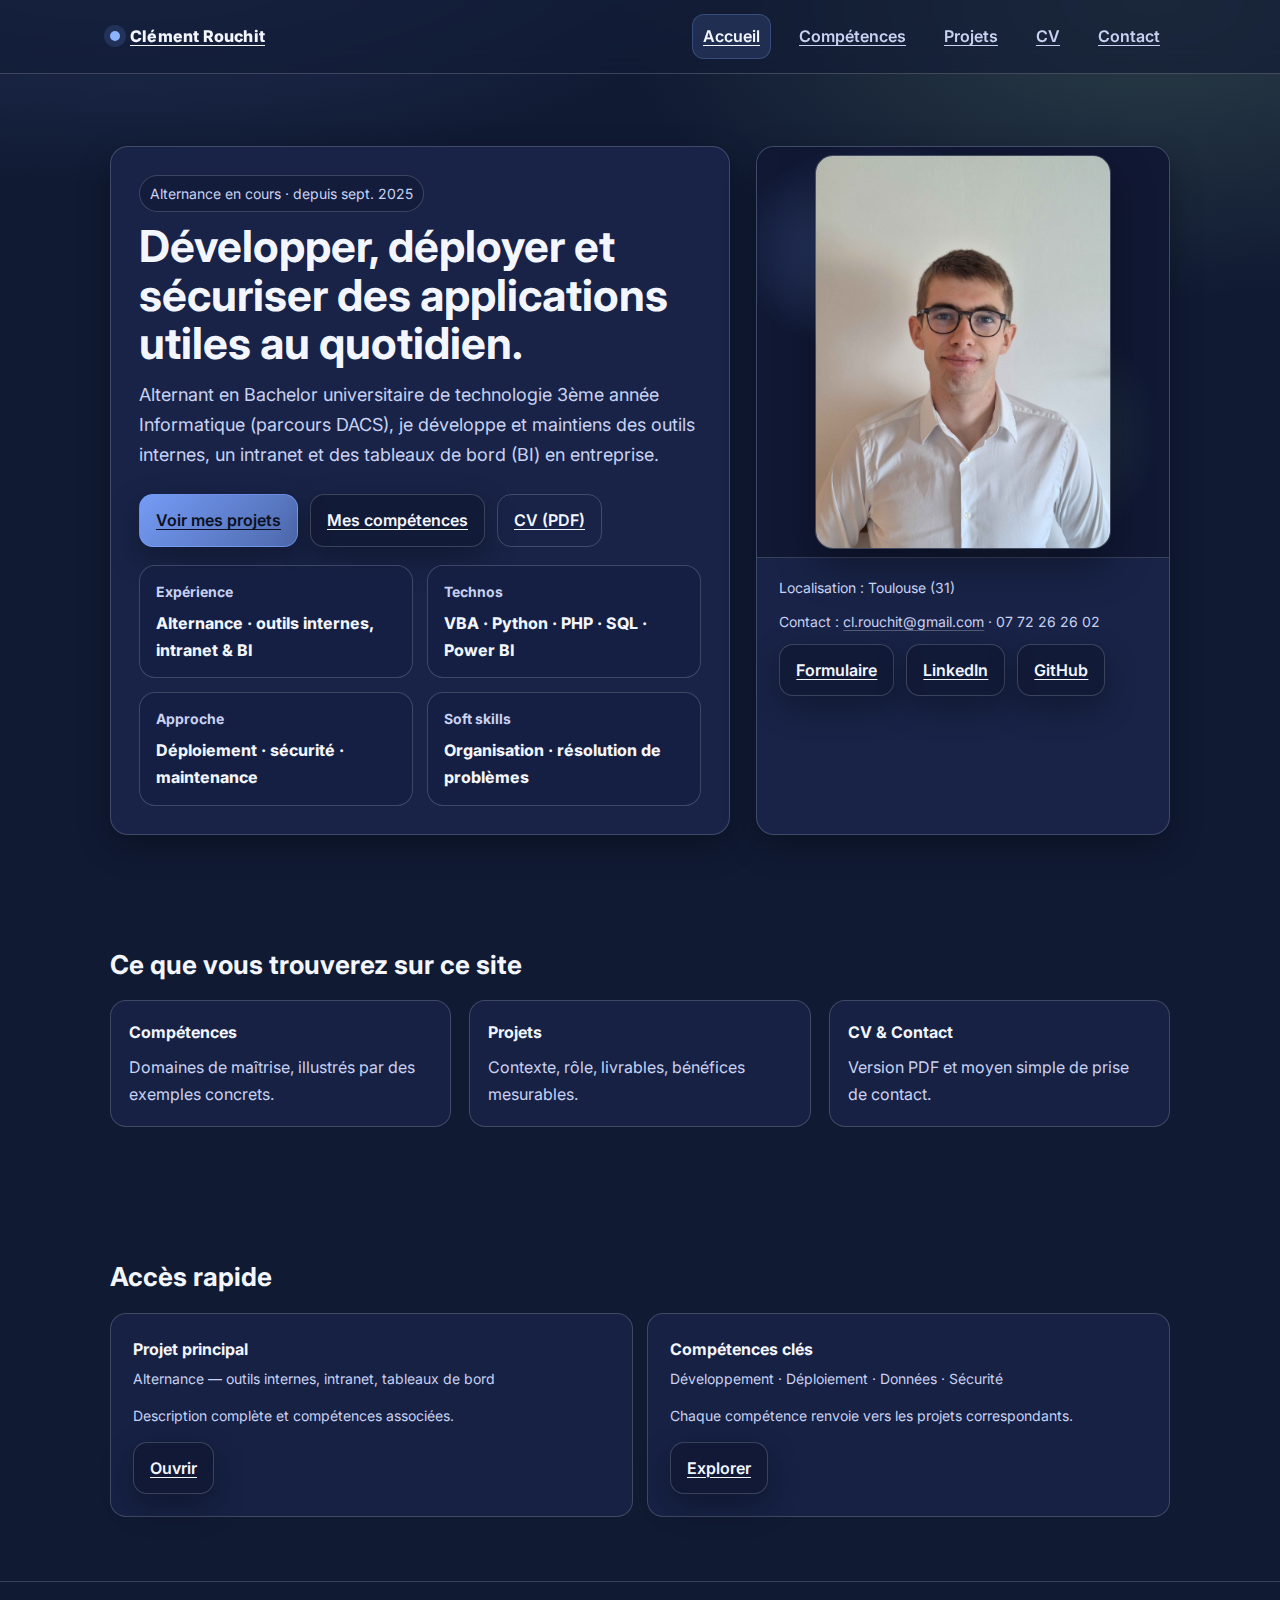
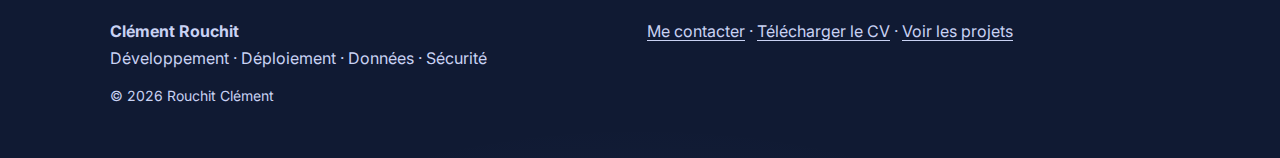
<file: index.html>
<!doctype html>
<html lang="fr">

<head>
  <meta charset="utf-8" />
  <meta name="viewport" content="width=device-width, initial-scale=1" />
  <title>Portfolio – Clément Rouchit</title>
  <meta name="description"
    content="Portfolio et CV en ligne de Clément Rouchit : compétences, projets, expériences et contact." />
  <link rel="preconnect" href="https://fonts.googleapis.com">
  <link rel="preconnect" href="https://fonts.gstatic.com" crossorigin>
  <link href="https://fonts.googleapis.com/css2?family=Inter:wght@400;600;700;800&display=swap" rel="stylesheet">
  <link rel="stylesheet" href="assets/css/style.css" />
</head>

<body>
  <a class="skip-link" href="#contenu">Aller au contenu</a>

  <header class="header">
    <div class="container">
      <nav class="nav" aria-label="Navigation principale">
        <a class="brand" href="index.html">
          <span class="dot" aria-hidden="true"></span>
          <span>Clément Rouchit</span>
        </a>

        <button class="menu-btn" type="button" data-menu-btn aria-expanded="false" aria-controls="menu">
          Menu
        </button>

        <div class="navlinks" id="menu" data-navlinks>
          <a href="index.html" aria-current="page">Accueil</a>
          <a href="competences.html">Compétences</a>
          <a href="projets.html">Projets</a>
          <a href="cv.html">CV</a>
          <a href="contact.html">Contact</a>
        </div>
      </nav>
    </div>
  </header>

  <main id="contenu">

    <section class="hero">
      <div class="container">
        <div class="hero-grid">
          <div class="card pad">
            <span class="badge">Alternance en cours · depuis sept. 2025</span>
            <h1 class="h1">Développer, déployer et sécuriser des applications utiles au quotidien.</h1>
            <p class="lead">
              Alternant en Bachelor universitaire de technologie 3ème année Informatique (parcours DACS), je développe
              et maintiens des outils internes, un intranet et des tableaux de bord (BI) en entreprise.
            </p>
            <div class="quicklinks">
              <a class="btn primary" href="projets.html">Voir mes projets</a>
              <a class="btn" href="competences.html">Mes compétences</a>
              <a class="btn ghost" href="cv.html">CV (PDF)</a>
            </div>

            <div class="kpis" aria-label="Aperçu">
              <div class="kpi">
                <strong>Expérience</strong>
                <span>Alternance · outils internes, intranet & BI</span>
              </div>
              <div class="kpi">
                <strong>Technos</strong>
                <span>VBA · Python · PHP · SQL · Power BI</span>
              </div>
              <div class="kpi">
                <strong>Approche</strong>
                <span>Déploiement · sécurité · maintenance</span>
              </div>
              <div class="kpi">
                <strong>Soft skills</strong>
                <span>Organisation · résolution de problèmes</span>
              </div>
            </div>
          </div>

          <div class="card">
            <div class="avatar">
              <img src="assets/img/Photo_CV.jpg" alt="Photo de Clément Rouchit" loading="lazy">
            </div>
            <div class="card-foot">
              <p class="hint" style="margin:0 0 10px">Localisation : Toulouse (31)</p>
              <p class="hint" style="margin:0 0 10px">
                Contact : <a href="mailto:cl.rouchit@gmail.com">cl.rouchit@gmail.com</a> · 07 72 26 26 02
              </p>
              <div class="quicklinks">
                <a class="btn" href="contact.html">Formulaire</a>
                <a class="btn" href="www.linkedin.com/in/clément-rouchit" target="_blank" rel="noreferrer">LinkedIn</a>
                <a class="btn" href="https://github.com/" target="_blank" rel="noreferrer">GitHub</a>
              </div>
            </div>
          </div>

        </div>
      </div>
    </section>

    <section class="section">
      <div class="container">
        <h2>Ce que vous trouverez sur ce site</h2>
        <div class="grid-3">
          <div class="pill">
            <h3>Compétences</h3>
            <p>Domaines de maîtrise, illustrés par des exemples concrets.</p>
          </div>
          <div class="pill">
            <h3>Projets</h3>
            <p>Contexte, rôle, livrables, bénéfices mesurables.</p>
          </div>
          <div class="pill">
            <h3>CV & Contact</h3>
            <p>Version PDF et moyen simple de prise de contact.</p>
          </div>
        </div>
      </div>
    </section>

    <section class="section">
      <div class="container">
        <h2>Accès rapide</h2>
        <div class="split">
          <div class="item">
            <strong>Projet principal</strong>
            <div class="meta">Alternance — outils internes, intranet, tableaux de bord</div>
            <p class="hint">Description complète et compétences associées.</p>
            <a class="btn" href="projets.html#stage-energie-services">Ouvrir</a>
          </div>
          <div class="item">
            <strong>Compétences clés</strong>
            <div class="meta">Développement · Déploiement · Données · Sécurité</div>
            <p class="hint">Chaque compétence renvoie vers les projets correspondants.</p>
            <a class="btn" href="competences.html#competences">Explorer</a>
          </div>
        </div>
      </div>
    </section>

  </main>

  <footer class="footer">
    <div class="container">
      <div class="split">
        <div>
          <strong>Clément Rouchit</strong><br>
          Développement · Déploiement · Données · Sécurité
        </div>
        <div>
          <a href="contact.html">Me contacter</a> ·
          <a href="cv.html">Télécharger le CV</a> ·
          <a href="projets.html">Voir les projets</a>
        </div>
      </div>
      <p class="hint" style="margin-top:12px">© <span id="year"></span> Rouchit Clément </p>
    </div>
  </footer>

  <script src="assets/js/main.js" defer></script>
  <script>
    document.getElementById('year').textContent = new Date().getFullYear();
  </script>
</body>

</html>
</file>
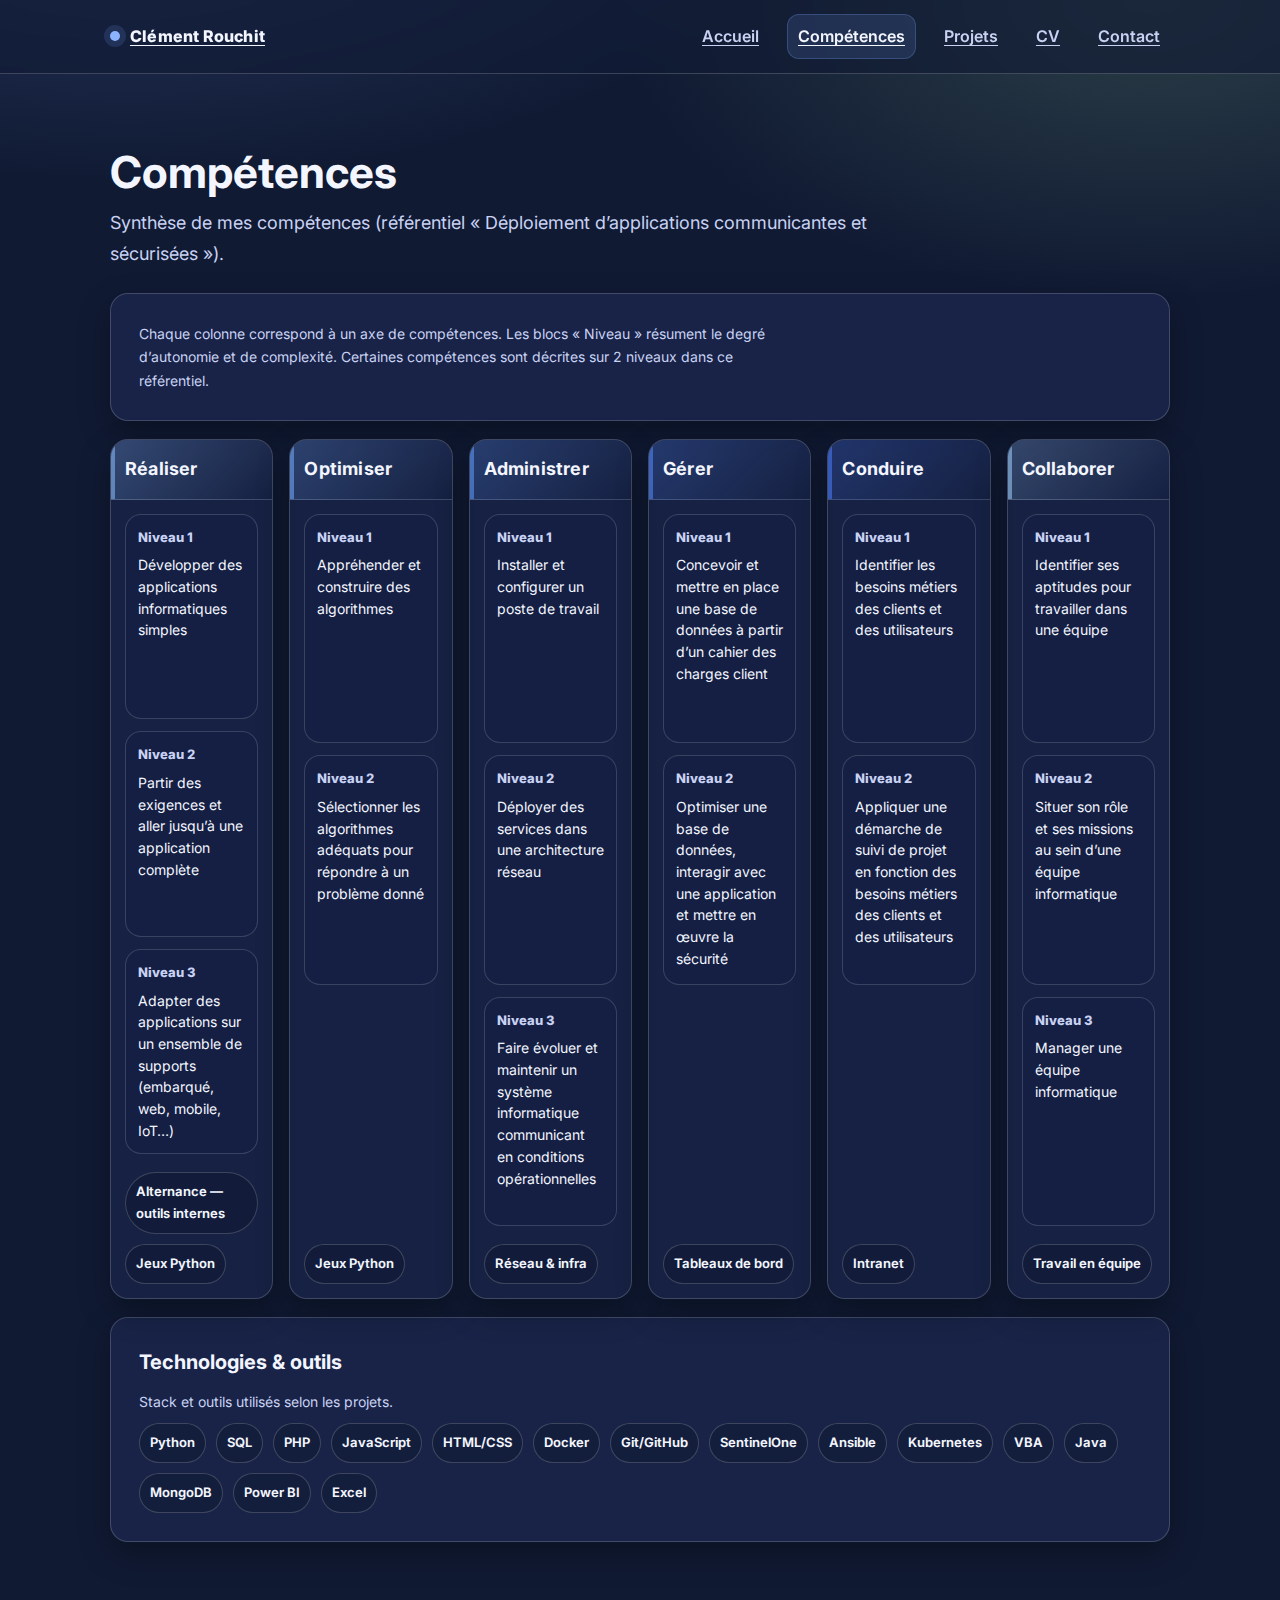
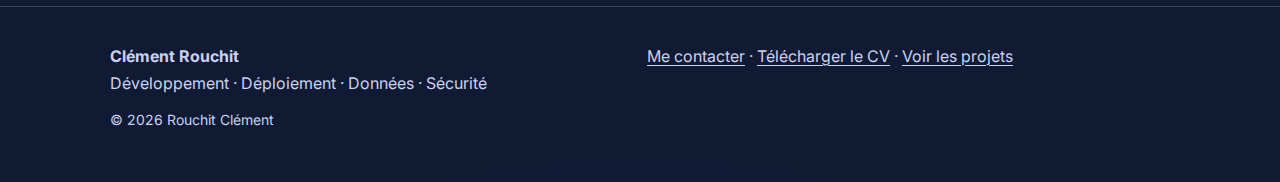
<file: competences.html>
<!doctype html>
<html lang="fr">

<head>
  <meta charset="utf-8" />
  <meta name="viewport" content="width=device-width, initial-scale=1" />
  <title>Compétences – Clément Rouchit</title>
  <meta name="description"
    content="Portfolio et CV en ligne de Clément Rouchit : compétences, projets, expériences et contact." />
  <link rel="preconnect" href="https://fonts.googleapis.com">
  <link rel="preconnect" href="https://fonts.gstatic.com" crossorigin>
  <link href="https://fonts.googleapis.com/css2?family=Inter:wght@400;600;700;800&display=swap" rel="stylesheet">
  <link rel="stylesheet" href="assets/css/style.css" />
</head>

<body>
  <a class="skip-link" href="#contenu">Aller au contenu</a>

  <header class="header">
    <div class="container">
      <nav class="nav" aria-label="Navigation principale">
        <a class="brand" href="index.html">
          <span class="dot" aria-hidden="true"></span>
          <span>Clément Rouchit</span>
        </a>

        <button class="menu-btn" type="button" data-menu-btn aria-expanded="false" aria-controls="menu">
          Menu
        </button>

        <div class="navlinks" id="menu" data-navlinks>
          <a href="index.html">Accueil</a>
          <a href="competences.html" aria-current="page">Compétences</a>
          <a href="projets.html">Projets</a>
          <a href="cv.html">CV</a>
          <a href="contact.html">Contact</a>
        </div>
      </nav>
    </div>
  </header>

  <main id="contenu">
    <section class="section">
      <div class="container">
        <h1 class="h1" style="margin-top:10px">Compétences</h1>
        <p class="lead">
          Synthèse de mes compétences (référentiel « Déploiement d’applications communicantes et sécurisées »).
        </p>

        <div class="card pad" style="margin-bottom:18px">
          <p class="hint" style="margin:0">
            Chaque colonne correspond à un axe de compétences. Les blocs « Niveau » résument le degré d’autonomie et de
            complexité.
            Certaines compétences sont décrites sur 2 niveaux dans ce référentiel.
          </p>
        </div>

        <!-- ✅ id ajouté pour que index.html#competences fonctionne -->
        <div class="competences-grid" id="competences" aria-label="Niveaux de développement des compétences">
          <!-- Réaliser -->
          <article class="comp-col" id="realiser">
            <header class="comp-head comp-realiser">
              <h2>Réaliser</h2>
            </header>
            <div class="comp-body">
              <div class="level">
                <div class="lvl">Niveau 1</div>
                <p>Développer des applications informatiques simples</p>
              </div>
              <div class="level">
                <div class="lvl">Niveau 2</div>
                <p>Partir des exigences et aller jusqu’à une application complète</p>
              </div>
              <div class="level">
                <div class="lvl">Niveau 3</div>
                <p>Adapter des applications sur un ensemble de supports (embarqué, web, mobile, IoT…)</p>
              </div>
              <div class="chips">
                <a class="chip" href="projets.html#stage-energie-services">Alternance — outils internes</a>
                <a class="chip" href="projets.html#projet-python-jeux">Jeux Python</a>
              </div>
            </div>
          </article>

          <!-- Optimiser -->
          <article class="comp-col" id="optimiser">
            <header class="comp-head comp-optimiser">
              <h2>Optimiser</h2>
            </header>
            <div class="comp-body">
              <div class="level">
                <div class="lvl">Niveau 1</div>
                <p>Appréhender et construire des algorithmes</p>
              </div>
              <div class="level">
                <div class="lvl">Niveau 2</div>
                <p>Sélectionner les algorithmes adéquats pour répondre à un problème donné</p>
              </div>
              <div class="chips">
                <a class="chip" href="projets.html#projet-python-jeux">Jeux Python</a>
              </div>
            </div>
          </article>

          <!-- Administrer -->
          <article class="comp-col" id="administrer">
            <header class="comp-head comp-administrer">
              <h2>Administrer</h2>
            </header>
            <div class="comp-body">
              <div class="level">
                <div class="lvl">Niveau 1</div>
                <p>Installer et configurer un poste de travail</p>
              </div>
              <div class="level">
                <div class="lvl">Niveau 2</div>
                <p>Déployer des services dans une architecture réseau</p>
              </div>
              <div class="level">
                <div class="lvl">Niveau 3</div>
                <p>Faire évoluer et maintenir un système informatique communicant en conditions opérationnelles</p>
              </div>
              <div class="chips">
                <a class="chip" href="projets.html#projet-reseau-infra">Réseau & infra</a>
              </div>
            </div>
          </article>

          <!-- Gérer -->
          <article class="comp-col" id="gerer">
            <header class="comp-head comp-gerer">
              <h2>Gérer</h2>
            </header>
            <div class="comp-body">
              <div class="level">
                <div class="lvl">Niveau 1</div>
                <p>Concevoir et mettre en place une base de données à partir d’un cahier des charges client</p>
              </div>
              <div class="level">
                <div class="lvl">Niveau 2</div>
                <p>Optimiser une base de données, interagir avec une application et mettre en œuvre la sécurité</p>
              </div>
              <div class="chips">
                <a class="chip" href="projets.html#stage-energie-services">Tableaux de bord</a>
              </div>
            </div>
          </article>

          <!-- Conduire -->
          <article class="comp-col" id="conduire">
            <header class="comp-head comp-conduire">
              <h2>Conduire</h2>
            </header>
            <div class="comp-body">
              <div class="level">
                <div class="lvl">Niveau 1</div>
                <p>Identifier les besoins métiers des clients et des utilisateurs</p>
              </div>
              <div class="level">
                <div class="lvl">Niveau 2</div>
                <p>Appliquer une démarche de suivi de projet en fonction des besoins métiers des clients et des
                  utilisateurs</p>
              </div>
              <div class="chips">
                <a class="chip" href="projets.html#stage-energie-services">Intranet</a>
              </div>
            </div>
          </article>

          <!-- Collaborer -->
          <article class="comp-col" id="collaborer">
            <header class="comp-head comp-collaborer">
              <h2>Collaborer</h2>
            </header>
            <div class="comp-body">
              <div class="level">
                <div class="lvl">Niveau 1</div>
                <p>Identifier ses aptitudes pour travailler dans une équipe</p>
              </div>
              <div class="level">
                <div class="lvl">Niveau 2</div>
                <p>Situer son rôle et ses missions au sein d’une équipe informatique</p>
              </div>
              <div class="level">
                <div class="lvl">Niveau 3</div>
                <p>Manager une équipe informatique</p>
              </div>
              <div class="chips">
                <a class="chip" href="projets.html#stage-energie-services">Travail en équipe</a>
              </div>
            </div>
          </article>
        </div>

        <div class="card pad" style="margin-top:18px">
          <h2 style="margin:0 0 10px; font-size:20px">Technologies & outils</h2>
          <p class="hint" style="margin:0 0 10px">Stack et outils utilisés selon les projets.</p>
          <div class="chips" style="margin-top:8px">
            <!-- Déjà présent -->
            <span class="chip chip-static">Python</span>
            <span class="chip chip-static">SQL</span>
            <span class="chip chip-static">PHP</span>
            <span class="chip chip-static">JavaScript</span>
            <span class="chip chip-static">HTML/CSS</span>
            <span class="chip chip-static">Docker</span>
            <span class="chip chip-static">Git/GitHub</span>
            <span class="chip chip-static">SentinelOne</span>
            <span class="chip chip-static">Ansible</span>
            <span class="chip chip-static">Kubernetes</span>

            <!-- ✅ Ajouts basés sur ton CV -->
            <span class="chip chip-static">VBA</span>
            <span class="chip chip-static">Java</span>
            <span class="chip chip-static">MongoDB</span>
            <span class="chip chip-static">Power BI</span>
            <span class="chip chip-static">Excel</span>
          </div>
        </div>
      </div>
    </section>
  </main>

  <footer class="footer">
    <div class="container">
      <div class="split">
        <div>
          <strong>Clément Rouchit</strong><br>
          Développement · Déploiement · Données · Sécurité
        </div>
        <div>
          <a href="contact.html">Me contacter</a> ·
          <a href="cv.html">Télécharger le CV</a> ·
          <a href="projets.html">Voir les projets</a>
        </div>
      </div>
      <p class="hint" style="margin-top:12px">© <span id="year"></span> Rouchit Clément</p>
    </div>
  </footer>

  <script src="assets/js/main.js" defer></script>
  <script>
    document.getElementById('year').textContent = new Date().getFullYear();
  </script>
</body>

</html>
</file>
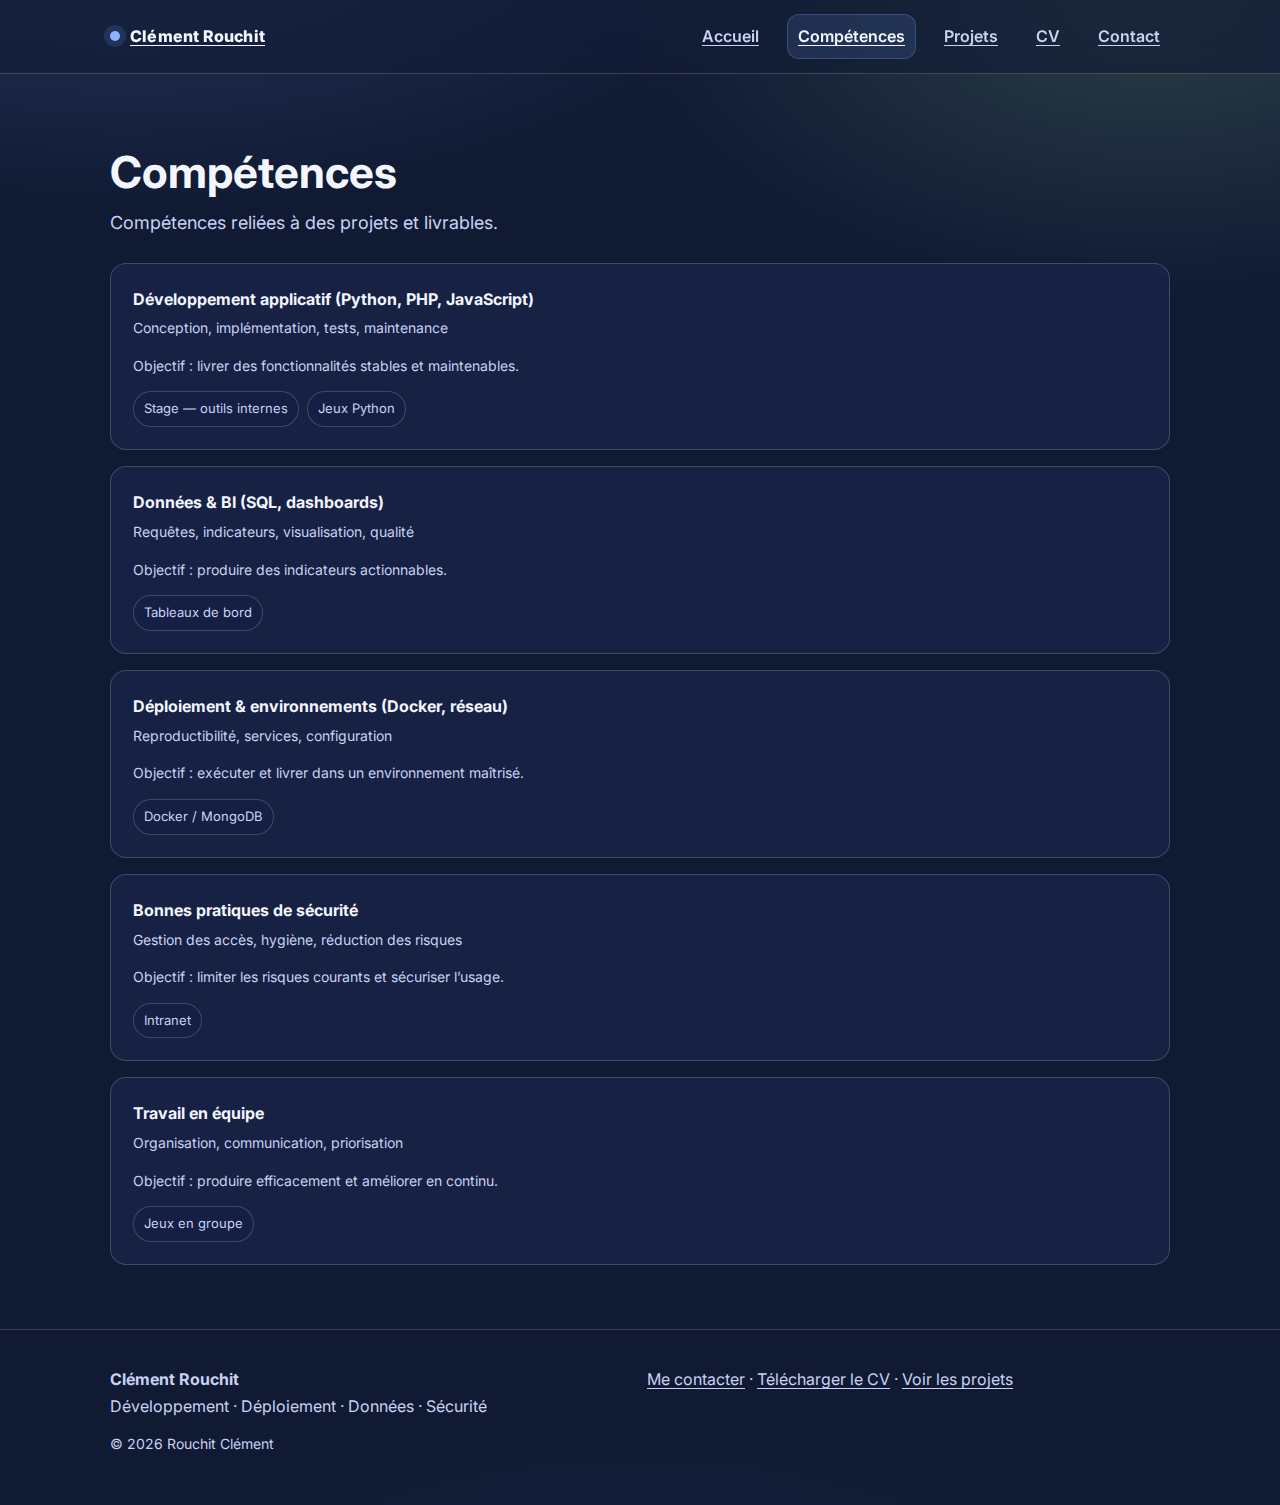
<file: contact.html>
<!doctype html>
<html lang="fr">
<head>
  <meta charset="utf-8" />
  <meta name="viewport" content="width=device-width, initial-scale=1" />
  <title>Compétences – Clément Rouchit</title>
  <meta name="description" content="Portfolio et CV en ligne de Clément Rouchit : compétences, projets, expériences et contact." />
  <link rel="preconnect" href="https://fonts.googleapis.com">
  <link rel="preconnect" href="https://fonts.gstatic.com" crossorigin>
  <link href="https://fonts.googleapis.com/css2?family=Inter:wght@400;600;700;800&display=swap" rel="stylesheet">
  <link rel="stylesheet" href="assets/css/style.css" />
</head>
<body>
<a class="skip-link" href="#contenu">Aller au contenu</a>

<header class="header">
  <div class="container">
    <nav class="nav" aria-label="Navigation principale">
      <a class="brand" href="index.html">
        <span class="dot" aria-hidden="true"></span>
        <span>Clément Rouchit</span>
      </a>

      <button class="menu-btn" type="button" data-menu-btn aria-expanded="false" aria-controls="menu">
        Menu
      </button>

      <div class="navlinks" id="menu" data-navlinks>
        <a href="index.html">Accueil</a>
        <a href="competences.html" aria-current="page">Compétences</a>
        <a href="projets.html">Projets</a>
        <a href="cv.html">CV</a>
        <a href="contact.html">Contact</a>
      </div>
    </nav>
  </div>
</header>

<main id="contenu">

<section class="section">
  <div class="container">
    <h1 class="h1" style="margin-top:10px">Compétences</h1>
    <p class="lead">Compétences reliées à des projets et livrables.</p>

    <div class="list" id="competences">
      <article class="item" id="dev">
        <strong>Développement applicatif (Python, PHP, JavaScript)</strong>
        <div class="meta">Conception, implémentation, tests, maintenance</div>
        <p class="hint">Objectif : livrer des fonctionnalités stables et maintenables.</p>
        <div class="tags">
          <span class="tag"><a href="projets.html#stage-energie-services">Stage — outils internes</a></span>
          <span class="tag"><a href="projets.html#projet-python-jeux">Jeux Python</a></span>
        </div>
      </article>

      <article class="item" id="data">
        <strong>Données & BI (SQL, dashboards)</strong>
        <div class="meta">Requêtes, indicateurs, visualisation, qualité</div>
        <p class="hint">Objectif : produire des indicateurs actionnables.</p>
        <div class="tags">
          <span class="tag"><a href="projets.html#stage-energie-services">Tableaux de bord</a></span>
        </div>
      </article>

      <article class="item" id="deploy">
        <strong>Déploiement & environnements (Docker, réseau)</strong>
        <div class="meta">Reproductibilité, services, configuration</div>
        <p class="hint">Objectif : exécuter et livrer dans un environnement maîtrisé.</p>
        <div class="tags">
          <span class="tag"><a href="projets.html#projet-docker">Docker / MongoDB</a></span>
        </div>
      </article>

      <article class="item" id="security">
        <strong>Bonnes pratiques de sécurité</strong>
        <div class="meta">Gestion des accès, hygiène, réduction des risques</div>
        <p class="hint">Objectif : limiter les risques courants et sécuriser l’usage.</p>
        <div class="tags">
          <span class="tag"><a href="projets.html#stage-energie-services">Intranet</a></span>
        </div>
      </article>

      <article class="item" id="team">
        <strong>Travail en équipe</strong>
        <div class="meta">Organisation, communication, priorisation</div>
        <p class="hint">Objectif : produire efficacement et améliorer en continu.</p>
        <div class="tags">
          <span class="tag"><a href="projets.html#projet-python-jeux">Jeux en groupe</a></span>
        </div>
      </article>
    </div>
  </div>
</section>
</main>
<footer class="footer">
  <div class="container">
    <div class="split">
      <div>
        <strong>Clément Rouchit</strong><br>
        Développement · Déploiement · Données · Sécurité
      </div>
      <div>
        <a href="contact.html">Me contacter</a> ·
        <a href="cv.html">Télécharger le CV</a> ·
        <a href="projets.html">Voir les projets</a>
      </div>
    </div>
    <p class="hint" style="margin-top:12px">© <span id="year"></span> Rouchit Clément</p>
  </div>
</footer>
<script src="assets/js/main.js" defer></script>
<script>
  document.getElementById('year').textContent = new Date().getFullYear();
</script>
</body>
</html>
</file>
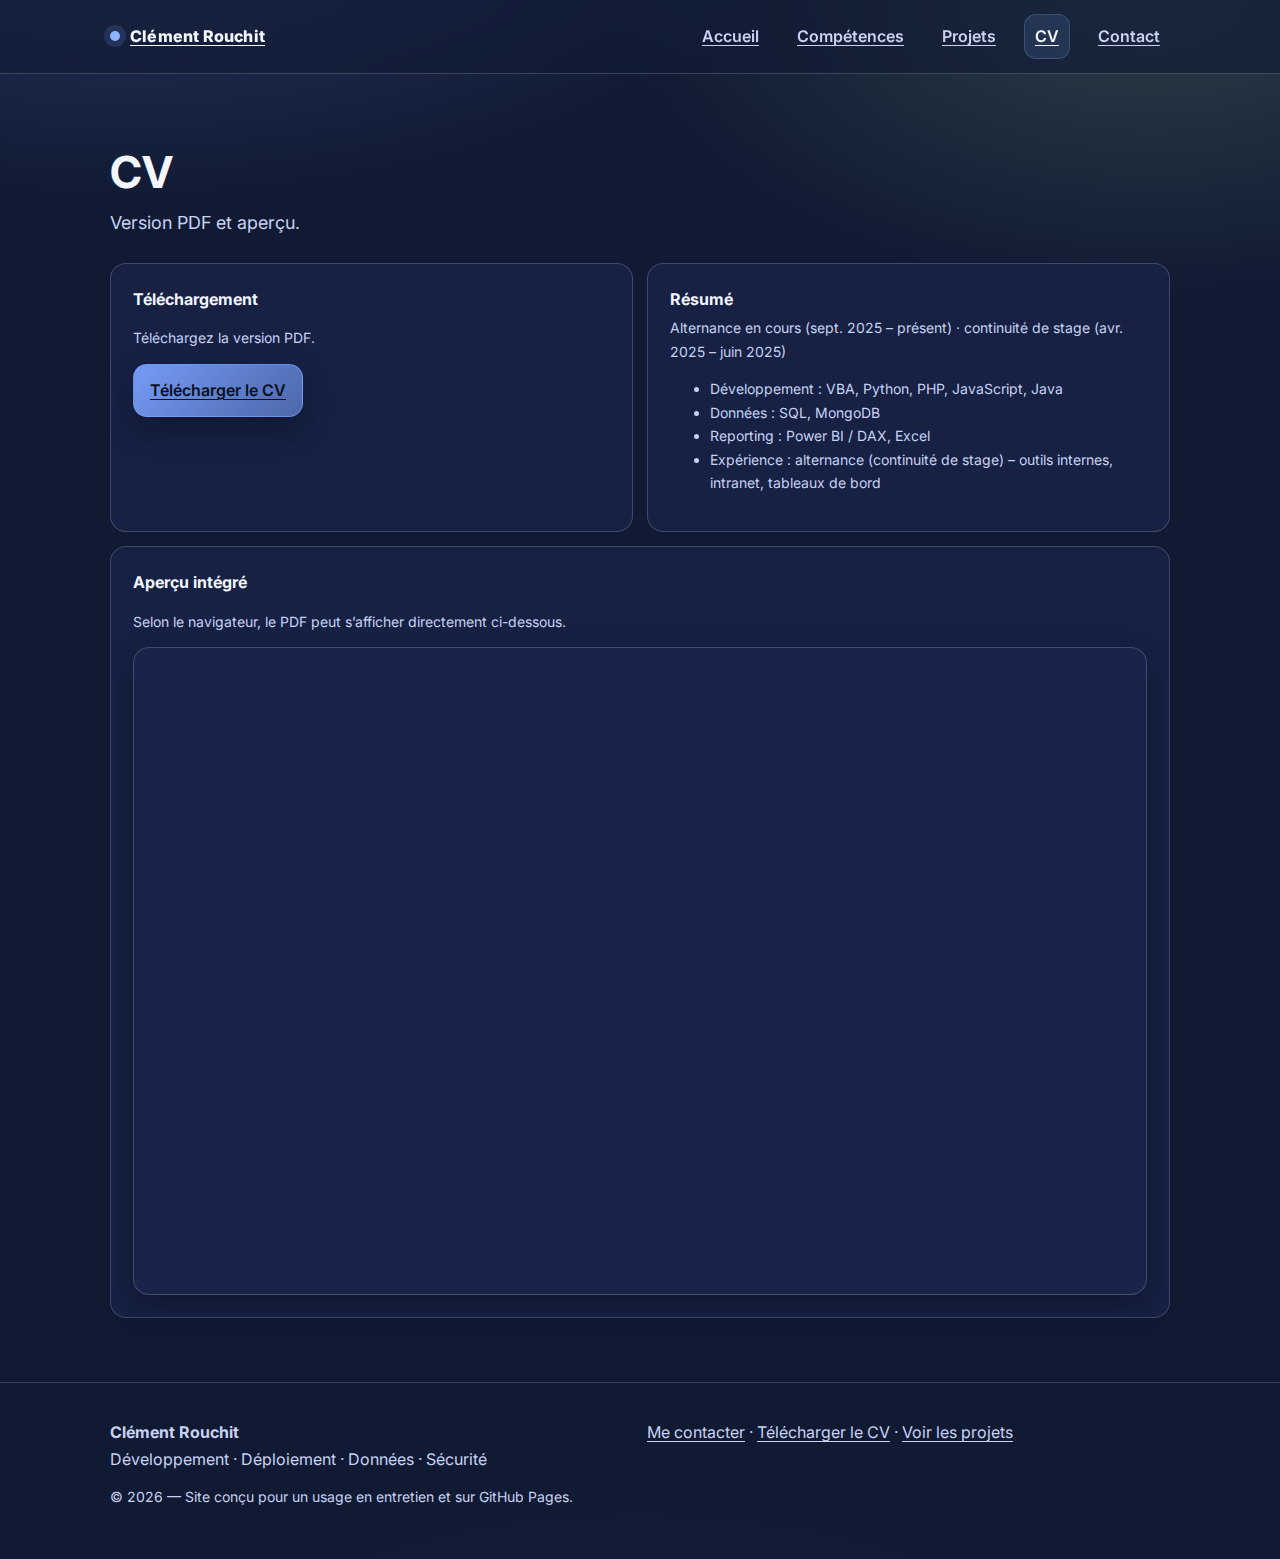
<file: cv.html>
<!doctype html>
<html lang="fr">
<head>
  <meta charset="utf-8" />
  <meta name="viewport" content="width=device-width, initial-scale=1" />
  <title>CV – Clément Rouchit</title>
  <meta name="description" content="Portfolio et CV en ligne de Clément Rouchit : compétences, projets, expériences et contact." />
  <link rel="preconnect" href="https://fonts.googleapis.com">
  <link rel="preconnect" href="https://fonts.gstatic.com" crossorigin>
  <link href="https://fonts.googleapis.com/css2?family=Inter:wght@400;600;700;800&display=swap" rel="stylesheet">
  <link rel="stylesheet" href="assets/css/style.css" />
</head>
<body>
<a class="skip-link" href="#contenu">Aller au contenu</a>

<header class="header">
  <div class="container">
    <nav class="nav" aria-label="Navigation principale">
      <a class="brand" href="index.html">
        <span class="dot" aria-hidden="true"></span>
        <span>Clément Rouchit</span>
      </a>

      <button class="menu-btn" type="button" data-menu-btn aria-expanded="false" aria-controls="menu">
        Menu
      </button>

      <div class="navlinks" id="menu" data-navlinks>
        <a href="index.html">Accueil</a>
        <a href="competences.html">Compétences</a>
        <a href="projets.html">Projets</a>
        <a href="cv.html" aria-current="page">CV</a>
        <a href="contact.html">Contact</a>
      </div>
    </nav>
  </div>
</header>

<main id="contenu">

<section class="section">
  <div class="container">
    <h1 class="h1" style="margin-top:10px">CV</h1>
    <p class="lead">Version PDF et aperçu.</p>

    <div class="split">
      <div class="item">
        <strong>Téléchargement</strong>
        <p class="hint">Téléchargez la version PDF.</p>
        <a class="btn primary" href="assets/cv/CV_Clément_Rouchit_Alternance_2025.pdf" download>Télécharger le CV</a>
      </div>

      <div class="item">
        <strong>Résumé</strong>
        <div class="meta">Alternance en cours (sept. 2025 – présent) · continuité de stage (avr. 2025 – juin 2025)</div>
        <ul class="hint">
          <li>Développement : VBA, Python, PHP, JavaScript, Java</li>
          <li>Données : SQL, MongoDB</li>
          <li>Reporting : Power BI / DAX, Excel</li>
          <li>Expérience : alternance (continuité de stage) – outils internes, intranet, tableaux de bord</li>
        </ul>
      </div>
    </div>

    <div class="item" style="margin-top:14px">
      <strong>Aperçu intégré</strong>
      <p class="hint">Selon le navigateur, le PDF peut s’afficher directement ci-dessous.</p>
      <div class="card" style="height:72vh; border-radius:16px">
        <iframe title="CV PDF" src="assets/cv/CV_Clément_Rouchit_Alternance_2026.pdf" style="width:100%; height:100%; border:0"></iframe>
      </div>
    </div>

  </div>
</section>
</main>

<footer class="footer">
  <div class="container">
    <div class="split">
      <div>
        <strong>Clément Rouchit</strong><br>
        Développement · Déploiement · Données · Sécurité
      </div>
      <div>
        <a href="contact.html">Me contacter</a> ·
        <a href="cv.html">Télécharger le CV</a> ·
        <a href="projets.html">Voir les projets</a>
      </div>
    </div>
    <p class="hint" style="margin-top:12px">© <span id="year"></span> — Site conçu pour un usage en entretien et sur GitHub Pages.</p>
  </div>
</footer>

<script src="assets/js/main.js" defer></script>
<script>
  document.getElementById('year').textContent = new Date().getFullYear();
</script>
</body>
</html>
</file>
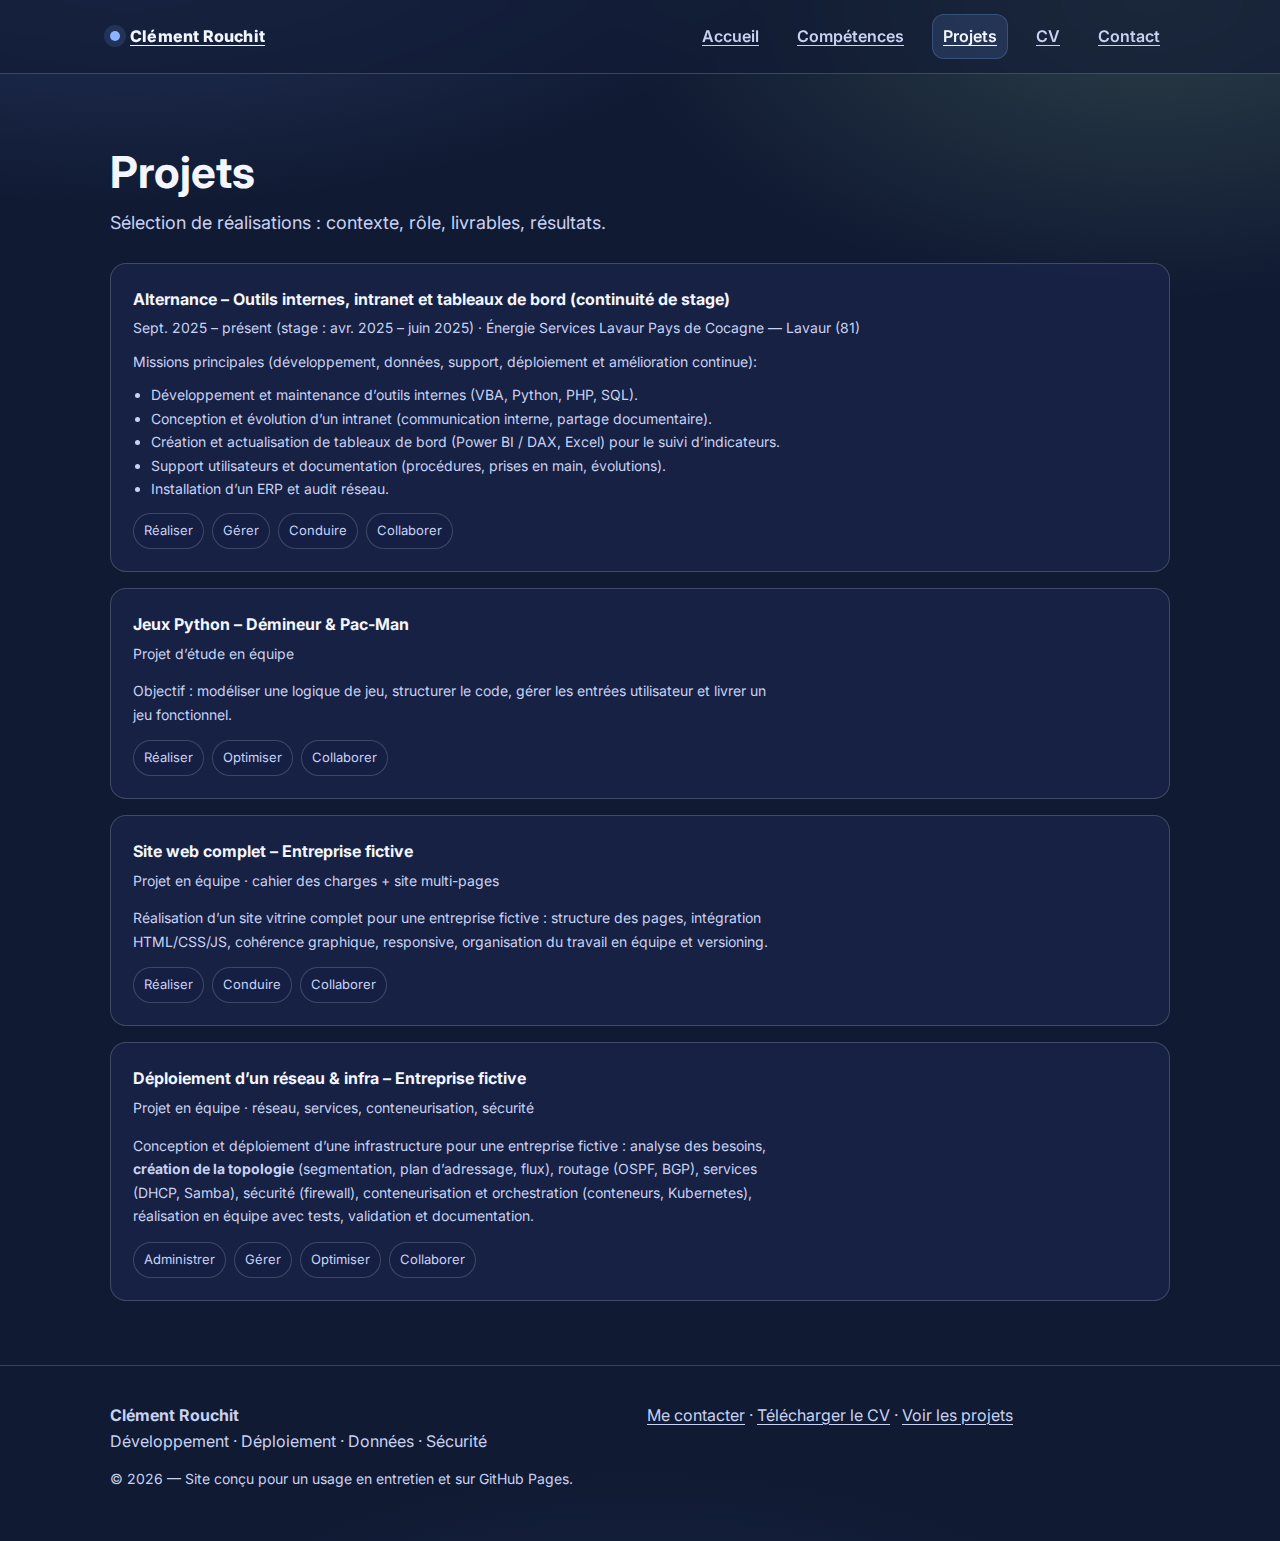
<file: projets.html>
<!doctype html>
<html lang="fr">

<head>
  <meta charset="utf-8" />
  <meta name="viewport" content="width=device-width, initial-scale=1" />
  <title>Projets – Clément Rouchit</title>
  <meta name="description"
    content="Portfolio et CV en ligne de Clément Rouchit : compétences, projets, expériences et contact." />
  <link rel="preconnect" href="https://fonts.googleapis.com">
  <link rel="preconnect" href="https://fonts.gstatic.com" crossorigin>
  <link href="https://fonts.googleapis.com/css2?family=Inter:wght@400;600;700;800&display=swap" rel="stylesheet">
  <link rel="stylesheet" href="assets/css/style.css" />
</head>

<body>
  <a class="skip-link" href="#contenu">Aller au contenu</a>

  <header class="header">
    <div class="container">
      <nav class="nav" aria-label="Navigation principale">
        <a class="brand" href="index.html">
          <span class="dot" aria-hidden="true"></span>
          <span>Clément Rouchit</span>
        </a>

        <button class="menu-btn" type="button" data-menu-btn aria-expanded="false" aria-controls="menu">
          Menu
        </button>

        <div class="navlinks" id="menu" data-navlinks>
          <a href="index.html">Accueil</a>
          <a href="competences.html">Compétences</a>
          <a href="projets.html" aria-current="page">Projets</a>
          <a href="cv.html">CV</a>
          <a href="contact.html">Contact</a>
        </div>
      </nav>
    </div>
  </header>

  <main id="contenu">
    <section class="section">
      <div class="container">
        <h1 class="h1" style="margin-top:10px">Projets</h1>
        <p class="lead">Sélection de réalisations : contexte, rôle, livrables, résultats.</p>

        <div class="list">

          <article class="item" id="stage-energie-services">
            <strong>Alternance – Outils internes, intranet et tableaux de bord (continuité de stage)</strong>
            <div class="meta">
              Sept. 2025 – présent (stage : avr. 2025 – juin 2025) · Énergie Services Lavaur Pays de Cocagne — Lavaur (81)
            </div>

            <p class="hint" style="margin-top:10px; margin-bottom:10px">
              Missions principales (développement, données, support, déploiement et amélioration continue):
            </p>
            <ul class="hint" style="margin:0; padding-left:18px">
              <li>Développement et maintenance d’outils internes (VBA, Python, PHP, SQL).</li>
              <li>Conception et évolution d’un intranet (communication interne, partage documentaire).</li>
              <li>Création et actualisation de tableaux de bord (Power BI / DAX, Excel) pour le suivi d’indicateurs.</li>
              <li>Support utilisateurs et documentation (procédures, prises en main, évolutions).</li>
              <li>Installation d’un ERP et audit réseau.</li>
            </ul>

            <div class="tags" aria-label="Compétences associées">
              <span class="tag"><a href="competences.html#realiser">Réaliser</a></span>
              <span class="tag"><a href="competences.html#gerer">Gérer</a></span>
              <span class="tag"><a href="competences.html#conduire">Conduire</a></span>
              <span class="tag"><a href="competences.html#collaborer">Collaborer</a></span>
            </div>
          </article>

          <article class="item" id="projet-python-jeux">
            <strong>Jeux Python – Démineur & Pac-Man</strong>
            <div class="meta">Projet d’étude en équipe</div>
            <p class="hint">
              Objectif : modéliser une logique de jeu, structurer le code, gérer les entrées utilisateur
              et livrer un jeu fonctionnel.
            </p>
            <div class="tags" aria-label="Compétences associées">
              <span class="tag"><a href="competences.html#realiser">Réaliser</a></span>
              <span class="tag"><a href="competences.html#optimiser">Optimiser</a></span>
              <span class="tag"><a href="competences.html#collaborer">Collaborer</a></span>
            </div>
          </article>

          <article class="item" id="projet-site-entreprise">
            <strong>Site web complet – Entreprise fictive</strong>
            <div class="meta">Projet en équipe · cahier des charges + site multi-pages</div>
            <p class="hint">
              Réalisation d’un site vitrine complet pour une entreprise fictive : structure des pages,
              intégration HTML/CSS/JS, cohérence graphique, responsive, organisation du travail en équipe
              et versioning.
            </p>
            <div class="tags" aria-label="Compétences associées">
              <span class="tag"><a href="competences.html#realiser">Réaliser</a></span>
              <span class="tag"><a href="competences.html#conduire">Conduire</a></span>
              <span class="tag"><a href="competences.html#collaborer">Collaborer</a></span>
            </div>
          </article>

          <article class="item" id="projet-reseau-infra">
            <strong>Déploiement d’un réseau & infra – Entreprise fictive</strong>
            <div class="meta">Projet en équipe · réseau, services, conteneurisation, sécurité</div>
            <p class="hint">
              Conception et déploiement d’une infrastructure pour une entreprise fictive :
              analyse des besoins, <strong>création de la topologie</strong> (segmentation, plan d’adressage, flux),
              routage (OSPF, BGP), services (DHCP, Samba), sécurité (firewall),
              conteneurisation et orchestration (conteneurs, Kubernetes),
              réalisation en équipe avec tests, validation et documentation.
            </p>
            <div class="tags" aria-label="Compétences associées">
              <span class="tag"><a href="competences.html#administrer">Administrer</a></span>
              <span class="tag"><a href="competences.html#gerer">Gérer</a></span>
              <span class="tag"><a href="competences.html#optimiser">Optimiser</a></span>
              <span class="tag"><a href="competences.html#collaborer">Collaborer</a></span>
            </div>
          </article>

        </div>
      </div>
    </section>
  </main>

  <footer class="footer">
    <div class="container">
      <div class="split">
        <div>
          <strong>Clément Rouchit</strong><br>
          Développement · Déploiement · Données · Sécurité
        </div>
        <div>
          <a href="contact.html">Me contacter</a> ·
          <a href="cv.html">Télécharger le CV</a> ·
          <a href="projets.html">Voir les projets</a>
        </div>
      </div>
      <p class="hint" style="margin-top:12px">© <span id="year"></span> — Site conçu pour un usage en entretien et sur
        GitHub Pages.</p>
    </div>
  </footer>

  <script src="assets/js/main.js" defer></script>
  <script>
    document.getElementById('year').textContent = new Date().getFullYear();
  </script>
</body>

</html>
</file>
<file: assets/css/style.css>
/* ====== Base ====== */
:root {
  /* Palette (plus claire) */
  --bg: #101a33;
  --surface: #19244a;
  --surface-2: #141f43;
  --text: #f3f6ff;
  --muted: #c9d2f3;
  --border: rgba(255, 255, 255, .18);
  --shadow: 0 12px 32px rgba(0, 0, 0, .30);
  --radius: 18px;
  --max: 1100px;
  --accent: #8bb3ff;
  --accent-2: #b6f0b2;
  --ring: rgba(139, 179, 255, .85);
  --measure: 72ch;
}

* {
  box-sizing: border-box
}

html {
  scroll-behavior: smooth
}

/* Évite que la barre de navigation masque les ancres */
:where([id]) {
  scroll-margin-top: 92px;
}

@media (prefers-reduced-motion: reduce) {
  html {
    scroll-behavior: auto;
  }

  .btn:hover {
    transform: none;
  }
}


body {
  margin: 0;
  font-family: "Inter", system-ui, -apple-system, Segoe UI, Roboto, Arial, sans-serif;
  font-size: 16px;
  -webkit-font-smoothing: antialiased;
  -moz-osx-font-smoothing: grayscale;
  color: var(--text);
  background:
    radial-gradient(1200px 600px at 10% -10%, rgba(122, 162, 255, .25), transparent 60%),
    radial-gradient(900px 500px at 90% 0%, rgba(166, 227, 161, .18), transparent 60%),
    radial-gradient(1100px 700px at 50% 120%, rgba(122, 162, 255, .12), transparent 55%),
    var(--bg);
  line-height: 1.68;
}

a {
  color: inherit;
  text-decoration-thickness: .08em;
  text-underline-offset: .18em;
}

/* Liens "dans le texte" (pas la nav / pas les boutons) */
main a:not(.btn):not(.brand):not(.chip):not(.navlinks a):not(.tag a) {
  text-decoration: underline;
  text-decoration-color: rgba(255, 255, 255, .26);
}

a:hover {
  text-decoration-color: rgba(255, 255, 255, .55);
}

img {
  max-width: 100%;
  display: block
}

.container {
  max-width: var(--max);
  margin: 0 auto;
  padding: 0 20px
}


/* ====== Lisibilité (mesure / rythme) ====== */
:where(p, li) {
  max-width: var(--measure);
}


.skip-link {
  position: absolute;
  left: -999px;
  top: auto;
  width: 1px;
  height: 1px;
  overflow: hidden;
}

.skip-link:focus {
  left: 16px;
  top: 16px;
  width: auto;
  height: auto;
  padding: 10px 12px;
  background: var(--surface);
  border: 1px solid var(--border);
  border-radius: 12px;
  z-index: 9999;
}

/* ====== Focus / accessibilité ====== */
:where(a, button, input, textarea, summary):focus-visible {
  outline: 3px solid var(--ring);
  outline-offset: 3px;
  border-radius: 14px;
}


.badge {
  display: inline-flex;
  align-items: center;
  gap: 8px;
  padding: 6px 10px;
  border: 1px solid var(--border);
  border-radius: 999px;
  color: var(--muted);
  background: rgba(16, 24, 51, .6);
  font-size: 14px;
}

.btn {
  display: inline-flex;
  align-items: center;
  justify-content: center;
  gap: 10px;
  padding: 12px 16px;
  border-radius: 14px;
  border: 1px solid var(--border);
  background: rgba(16, 24, 51, .8);
  box-shadow: var(--shadow);
  font-weight: 600;
}

.btn:hover {
  transform: translateY(-1px);
  text-decoration: none
}

.btn.primary {
  background: linear-gradient(135deg, rgba(122, 162, 255, .95), rgba(122, 162, 255, .55));
  border-color: rgba(122, 162, 255, .6);
  color: #0b1020;
}

.btn.ghost {
  background: transparent;
  box-shadow: none;
}

/* ====== Header / Nav ====== */
.header {
  position: sticky;
  top: 0;
  z-index: 50;
  backdrop-filter: blur(10px);
  background: rgba(16, 26, 51, .62);
  border-bottom: 1px solid var(--border);
}

.nav {
  display: flex;
  align-items: center;
  justify-content: space-between;
  padding: 14px 0;
}

.brand {
  display: flex;
  align-items: center;
  gap: 10px;
  font-weight: 800;
  letter-spacing: .2px;
}

.brand .dot {
  width: 10px;
  height: 10px;
  border-radius: 50%;
  background: var(--accent);
  box-shadow: 0 0 0 6px rgba(122, 162, 255, .15);
}

.navlinks {
  display: flex;
  gap: 18px;
  align-items: center;
  flex-wrap: wrap;
}

.navlinks a {
  padding: 8px 10px;
  border-radius: 12px;
  color: var(--muted);
  font-weight: 600;
}

.navlinks a[aria-current="page"] {
  color: var(--text);
  background: rgba(122, 162, 255, .14);
  border: 1px solid rgba(122, 162, 255, .25);
}

.menu-btn {
  display: none;
  padding: 10px 12px;
  border-radius: 12px;
  border: 1px solid var(--border);
  background: rgba(16, 24, 51, .7);
  color: var(--text);
  font-weight: 700;
}

/* ====== Hero ====== */
.hero {
  padding: 72px 0 44px;
}

.hero-grid {
  display: grid;
  grid-template-columns: 1.2fr .8fr;
  gap: 26px;
  align-items: stretch;
}

.card {
  background: rgba(25, 36, 74, .88);
  border: 1px solid var(--border);
  border-radius: var(--radius);
  box-shadow: var(--shadow);
  overflow: hidden;
}

.card.pad {
  padding: 28px
}

.h1 {
  font-size: clamp(30px, 4vw, 44px);
  line-height: 1.1;
  margin: 10px 0 12px;
}

.lead {
  color: var(--muted);
  font-size: 18px;
  margin: 0 0 24px
}

.kpis {
  display: grid;
  grid-template-columns: repeat(2, minmax(0, 1fr));
  gap: 14px;
  margin-top: 18px;
}

.kpi {
  padding: 14px 16px;
  border: 1px solid var(--border);
  border-radius: 16px;
  background: rgba(20, 31, 67, .72);
}

.kpi strong {
  display: block;
  font-size: 14px;
  color: var(--muted)
}

.kpi span {
  display: block;
  font-size: 16px;
  font-weight: 750;
  margin-top: 6px
}

.avatar {
  aspect-ratio: 4/4;
  background:
    radial-gradient(240px 180px at 30% 25%, rgba(122, 162, 255, .35), transparent 60%),
    radial-gradient(260px 220px at 60% 70%, rgba(166, 227, 161, .22), transparent 60%),
    rgba(15, 21, 48, .8);
  border-bottom: 1px solid var(--border);
  display: flex;
  align-items: center;
  justify-content: center;
}

.avatar img {
  width: 72%;
  border-radius: 18px;
  border: 1px solid rgba(232, 236, 255, .22);
  box-shadow: 0 16px 40px rgba(0, 0, 0, .35);
}

.avatar .placeholder {
  width: 72%;
  height: 72%;
  border-radius: 18px;
  border: 1px dashed rgba(232, 236, 255, .35);
  display: flex;
  align-items: center;
  justify-content: center;
  color: var(--muted);
  font-weight: 650;
}

.card-foot {
  padding: 18px 22px;
}

.quicklinks {
  display: flex;
  gap: 12px;
  flex-wrap: wrap;
  margin-top: 6px
}

/* ====== Sections ====== */
.section {
  padding: 64px 0
}

.section h2 {
  margin: 0 0 14px;
  font-size: 26px;
}

.grid-3 {
  display: grid;
  grid-template-columns: repeat(3, minmax(0, 1fr));
  gap: 18px;
}

.pill {
  padding: 18px 18px;
  border: 1px solid var(--border);
  border-radius: 16px;
  background: rgba(25, 36, 74, .76);
}

.pill h3 {
  margin: 0 0 8px;
  font-size: 16px
}

.pill p {
  margin: 0;
  color: var(--muted)
}

.list {
  display: grid;
  gap: 16px;
}

.item {
  padding: 22px;
  border: 1px solid var(--border);
  border-radius: 16px;
  background: rgba(25, 36, 74, .76);
}

.item .meta {
  color: var(--muted);
  font-size: 14px;
  margin-top: 4px
}

.tags {
  display: flex;
  flex-wrap: wrap;
  gap: 8px;
  margin-top: 12px
}

.tag {
  font-size: 13px;
  color: var(--muted);
  padding: 6px 10px;
  border: 1px solid var(--border);
  border-radius: 999px;
  background: rgba(20, 31, 67, .68);
}

.tag a {
  text-decoration: none
}

.tag a:hover {
  text-decoration: underline
}

.split {
  display: grid;
  grid-template-columns: 1fr 1fr;
  gap: 14px;
}

/* ====== Footer ====== */
.footer {
  border-top: 1px solid var(--border);
  padding: 36px 0;
  color: var(--muted);
}

/* ====== Contact form ====== */
form {
  display: grid;
  gap: 14px;
}

label {
  font-weight: 650
}

input,
textarea {
  width: 100%;
  padding: 12px 12px;
  border-radius: 14px;
  border: 1px solid var(--border);
  background: rgba(20, 31, 67, .72);
  color: var(--text);
  font: inherit;
}

textarea {
  min-height: 130px;
  resize: vertical
}

.form-row {
  display: grid;
  grid-template-columns: 1fr 1fr;
  gap: 14px
}

.hint {
  color: var(--muted);
  font-size: 14px
}

/* ====== Responsive ====== */
@media (max-width: 900px) {
  .hero-grid {
    grid-template-columns: 1fr
  }

  .grid-3 {
    grid-template-columns: 1fr
  }

  .split {
    grid-template-columns: 1fr
  }
}

@media (max-width: 720px) {
  .menu-btn {
    display: inline-flex
  }

  .navlinks {
    display: none;
    width: 100%;
    padding: 10px 0 2px;
  }

  .navlinks.open {
    display: flex;
    flex-direction: column;
    align-items: flex-start
  }

  .nav {
    flex-wrap: wrap
  }

  .form-row {
    grid-template-columns: 1fr
  }
}

/* ====== Hover refinements ====== */
.item:hover,
.pill:hover,
.card:hover {
  border-color: rgba(255, 255, 255, .26)
}

.btn:hover {
  border-color: rgba(255, 255, 255, .26)
}

/* ====== Competences grid ====== */
.competences-grid {
  display: grid;
  grid-template-columns: repeat(6, minmax(0, 1fr));
  gap: 16px;
}

.comp-col {
  background: rgba(25, 36, 74, .72);
  border: 1px solid var(--border);
  border-radius: var(--radius);
  overflow: hidden;
  box-shadow: var(--shadow);
  display: grid;
  grid-template-rows: auto 1fr;
  min-height: 100%;
}

/* Hauteur minimale pour éviter les débordements dans la grille 6 colonnes */
@media (min-width: 1201px) {
  .comp-col {
    min-height: 660px;
  }
}

@media (max-width: 1200px) {
  .comp-col {
    min-height: 480px;
  }
}

@media (max-width: 720px) {
  .comp-col {
    min-height: unset;
  }
}

.comp-head {
  padding: 14px 14px;
  border-bottom: 1px solid rgba(255, 255, 255, .14);
  color: var(--text);
}

.comp-head h2 {
  margin: 0;
  font-size: 18px;
  letter-spacing: .2px;
}

.comp-body {
  padding: 14px;
  flex: 1;
  display: grid;
  grid-template-rows: repeat(3, minmax(0, 1fr)) auto;
  gap: 12px;
  min-height: 0;
}

/* Alignement des niveaux (Compétences) */
.comp-body>.level:nth-of-type(1) {
  grid-row: 1;
}

.comp-body>.level:nth-of-type(2) {
  grid-row: 2;
}

.comp-body>.level:nth-of-type(3) {
  grid-row: 3;
}

.comp-body>.chips {
  grid-row: 4;
  align-self: end;
  margin-top: 0;
  padding-top: 6px;
}

.level {
  border: 1px solid rgba(255, 255, 255, .16);
  border-radius: 16px;
  background: rgba(20, 31, 67, .62);
  padding: 12px 12px;
}

.level .lvl {
  font-weight: 800;
  font-size: 13px;
  color: var(--muted);
  margin-bottom: 6px;
}

.level p {
  margin: 0;
  color: var(--text);
  font-size: 14px;
  line-height: 1.55;
}

.chips {
  display: flex;
  flex-wrap: wrap;
  gap: 10px;
  margin-top: 4px;
}

.chip {
  display: inline-flex;
  align-items: center;
  padding: 8px 10px;
  border-radius: 999px;
  border: 1px solid rgba(255, 255, 255, .18);
  background: rgba(16, 26, 51, .55);
  color: var(--text);
  font-weight: 650;
  font-size: 13px;
  text-decoration: none;
}

.chip:hover {
  text-decoration: underline;
  border-color: rgba(255, 255, 255, .28);
}

.chip-static {
  cursor: default;
}

.chip-static:hover {
  text-decoration: none;
}

.comp-realiser {
  background: linear-gradient(135deg, rgba(138, 190, 255, .26), rgba(16, 26, 51, .12));
}

.comp-optimiser {
  background: linear-gradient(135deg, rgba(118, 173, 255, .24), rgba(16, 26, 51, .12));
}

.comp-administrer {
  background: linear-gradient(135deg, rgba(98, 156, 255, .24), rgba(16, 26, 51, .12));
}

.comp-gerer {
  background: linear-gradient(135deg, rgba(86, 140, 255, .23), rgba(16, 26, 51, .12));
}

.comp-conduire {
  background: linear-gradient(135deg, rgba(74, 126, 255, .22), rgba(16, 26, 51, .12));
}

.comp-collaborer {
  background: linear-gradient(135deg, rgba(160, 210, 255, .22), rgba(16, 26, 51, .12));
}

@media (max-width: 1200px) {
  .competences-grid {
    grid-template-columns: repeat(3, minmax(0, 1fr));
  }
}

@media (max-width: 720px) {
  .competences-grid {
    grid-template-columns: 1fr;
  }
}

/* ====== Competences header accents ====== */
.comp-head {
  position: relative;
}

.comp-head::before {
  content: "";
  position: absolute;
  left: 0;
  top: 0;
  bottom: 0;
  width: 4px;
  background: rgba(138, 190, 255, .55);
}

.comp-realiser::before {
  background: rgba(138, 190, 255, .55);
}

.comp-optimiser::before {
  background: rgba(118, 173, 255, .55);
}

.comp-administrer::before {
  background: rgba(98, 156, 255, .55);
}

.comp-gerer::before {
  background: rgba(86, 140, 255, .55);
}

.comp-conduire::before {
  background: rgba(74, 126, 255, .55);
}

.comp-collaborer::before {
  background: rgba(160, 210, 255, .55);
}
</file>
